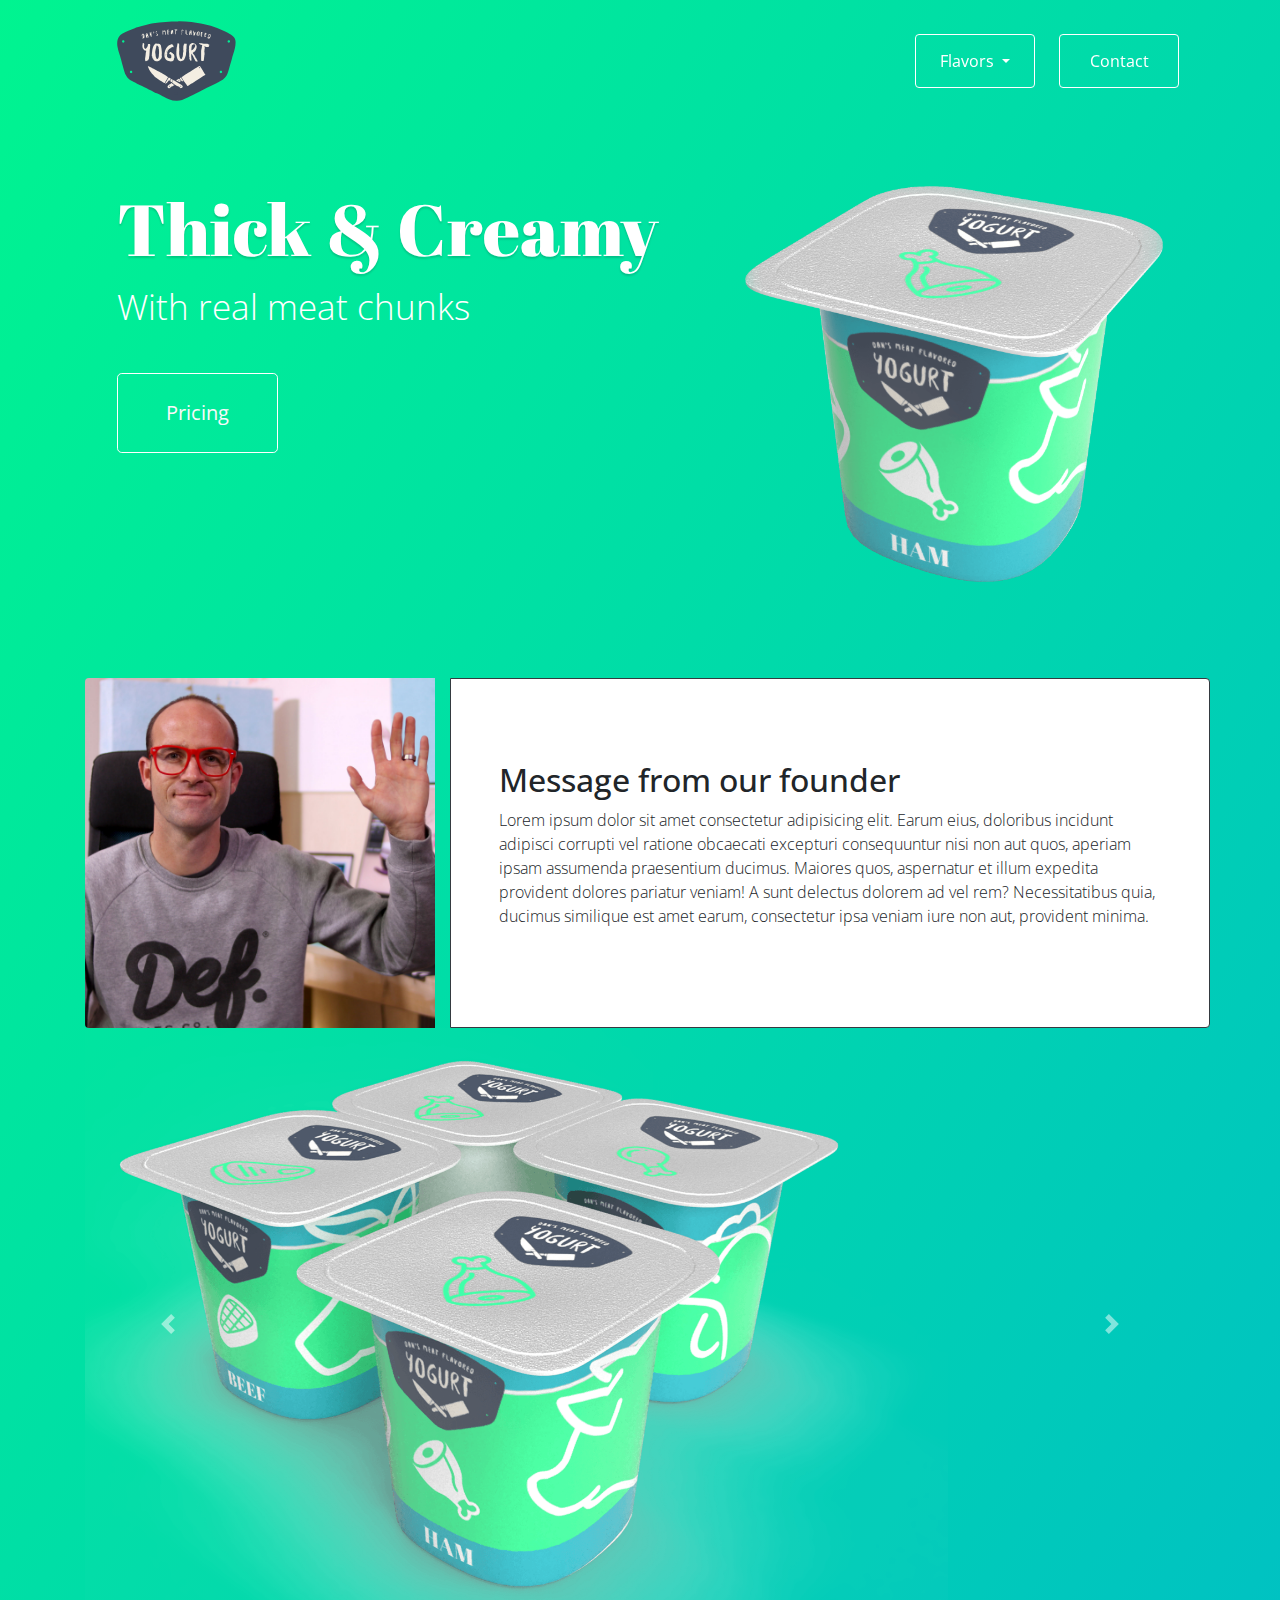
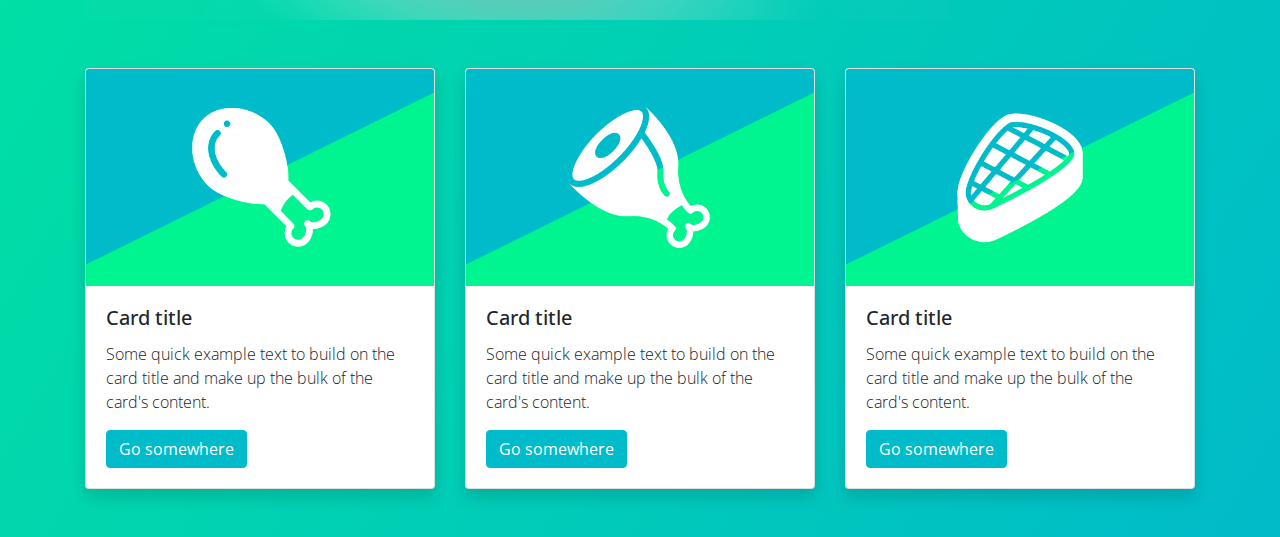
<file: bootstrap/index.html>
<!DOCTYPE html>
<html lang="en">
<head>
    
    <meta charset="UTF-8">
    <meta name="viewport" content="width=device-width, initial-scale=1.0, shrink-to-fit=no">
    <title>Responsive Design with Bootstrap</title>

    <!-- fonts from google -->
    <link href="https://fonts.googleapis.com/css2?family=Abril+Fatface&family=Open+Sans:wght@300&display=swap" rel="stylesheet">

    <!--bootstrap css-->
    <link rel="stylesheet" href="https://stackpath.bootstrapcdn.com/bootstrap/4.5.2/css/bootstrap.min.css" integrity="sha384-JcKb8q3iqJ61gNV9KGb8thSsNjpSL0n8PARn9HuZOnIxN0hoP+VmmDGMN5t9UJ0Z" crossorigin="anonymous">
    <link rel="stylesheet" href="style.css">

</head>

<body>

    <div class="container">
    <!-- Navigation -->
    <nav class="navbar navbar-expand-lg navbar-dark sticky-top">
  
      <nav class="navbar navbar-light">
        <a class="navbar-brand" href="index.html">
          <img src="images/logo-dans-meat-yogurt.svg" width="auto" height="80" alt="Dan's meat yoghurt ">
        </a>
      </nav>

        <button class="navbar-toggler" type="button" data-toggle="collapse" data-target="#navbarSupportedContent" aria-controls="navbarSupportedContent" aria-expanded="false" aria-label="Toggle navigation">
          <span class="navbar-toggler-icon"></span>
        </button>

     
        <div class="collapse navbar-collapse" id="navbarSupportedContent" >
          <ul class="navbar-nav ml-auto float-right">
   <!-- Button dropdown -->
            <li class="nav-item dropdown btn btn-outline-light mr-4" style="width:120px">
              <a class="nav-link dropdown-toggle text-white" href="#" id="navbarDropdown" role="button" data-toggle="dropdown" aria-haspopup="true" aria-expanded="false" >
                Flavors
              </a>
              <div class="dropdown-menu" aria-labelledby="navbarDropdown">
                <a class="dropdown-item" href="#">Ham</a>
                <a class="dropdown-item" href="#">Beef</a>
                <!-- <div class="dropdown-divider"></div> -->
                <a class="dropdown-item" href="#">Chicken</a>
                <a class="dropdown-item" href="#">Fish</a>
              </div>
            </li>
   <!-- Button normal -->
            <li class="nav-item btn btn-outline-light" style="width:120px">
              <a class="nav-link  text-white" href="#">Contact</a>
            </li>

          </ul>
        </div>
    </nav>

      <!-- jumbotron -->
      <div class="jumbotron">

        <div class="row">
          <div class="col12 col-md-7 text-center text-md-left">
            <h1 class="display-3 text-white drop-shadow">Thick & Creamy</h1>
            <p class="lead">With real meat chunks</p>
                <a class="btn btn-outline-light btn-lg mt-4 px-5 py-4 mb-5 mb-md-0" href="#" role="button">Pricing</a>
          </div>
          <div class="col-12 col-md-5">
            <img class="img-fluid" src="images/hero1.png" alt="" >
          </div>
        </div>

      </div>

      <!-- Founder's message -->
      <div class="row">
        <div class="col-12 col-md-4">
          <img src="images/headshot-dan.jpg" class="img-fluid border border-0 rounded-left" alt="Daniel Walter - Meat Yogurt Founder">
        </div>
        <div class="col-12 col-md-8 bg-white p-5 d-flex align-items-center border border-dark rounded-right border-lg">
          <section>
            <h2>Message from our founder</h2>
            <p>Lorem ipsum dolor sit amet consectetur adipisicing elit. Earum eius, doloribus incidunt adipisci corrupti vel ratione obcaecati excepturi consequuntur nisi non aut quos, aperiam ipsam assumenda praesentium ducimus. Maiores quos, aspernatur et illum expedita provident dolores pariatur veniam! A sunt delectus dolorem ad vel rem? Necessitatibus quia, ducimus similique est amet earum, consectetur ipsa veniam iure non aut, provident minima.</p>
          </section>
        </div>
      </div>

      <!-- carousel -->
      <div id="carouselExampleControls" class="carousel slide carousel-fade d-none d-md-block" data-ride="carousel">
        <div class="carousel-inner">
          <div class="carousel-item active" data-interval="100000">
            <img src="images/yogurt-1.png" class="d-block w-100" alt="...">
          </div>
          <div class="carousel-item" data-interval="10000">
            <img src="images/yogurt-2.png" class="d-block w-100" alt="...">
          </div>
          <div class="carousel-item" data-interval="10000">
            <img src="images/yogurt-3.png" class="d-block w-100" alt="...">
          </div>
        </div>
        <a class="carousel-control-prev" href="#carouselExampleControls" role="button" data-slide="prev">
          <span class="carousel-control-prev-icon" aria-hidden="true"></span>
          <span class="sr-only">Previous</span>
        </a>
        <a class="carousel-control-next" href="#carouselExampleControls" role="button" data-slide="next">
          <span class="carousel-control-next-icon" aria-hidden="true"></span>
          <span class="sr-only">Next</span>
        </a>
      </div>

      <!-- cards -->
      <div class="card-deck my-5">
        <div class="card shadow" style="width: 18rem;">
          <img src="images/product1.png" class="card-img-top" alt="...">
          <div class="card-body">
            <h5 class="card-title">Card title</h5>
            <p class="card-text">Some quick example text to build on the card title and make up the bulk of the card's content.</p>
            <a href="#" class="btn btn-primary stretched-link">Go somewhere</a>
          </div>
        </div>
        <div class="card shadow" style="width: 18rem;">
          <img src="images/product2.png" class="card-img-top" alt="...">
          <div class="card-body">
            <h5 class="card-title">Card title</h5>
            <p class="card-text">Some quick example text to build on the card title and make up the bulk of the card's content.</p>
            <a href="#" class="btn btn-primary stretched-link">Go somewhere</a>
          </div>
        </div>
        <div class="card shadow" style="width: 18rem;">
          <img src="images/product3.png" class="card-img-top" alt="...">
          <div class="card-body">
            <h5 class="card-title">Card title</h5>
            <p class="card-text">Some quick example text to build on the card title and make up the bulk of the card's content.</p>
            <a href="#" class="btn btn-primary stretched-link">Go somewhere</a>
          </div>
        </div>
      </div>

    </div>

    <!-- bootstrap js -->
    <script src="https://code.jquery.com/jquery-3.5.1.slim.min.js" integrity="sha384-DfXdz2htPH0lsSSs5nCTpuj/zy4C+OGpamoFVy38MVBnE+IbbVYUew+OrCXaRkfj" crossorigin="anonymous"></script>

    <script src="https://cdn.jsdelivr.net/npm/popper.js@1.16.1/dist/umd/popper.min.js" integrity="sha384-9/reFTGAW83EW2RDu2S0VKaIzap3H66lZH81PoYlFhbGU+6BZp6G7niu735Sk7lN" crossorigin="anonymous"></script>

    <script src="https://stackpath.bootstrapcdn.com/bootstrap/4.5.2/js/bootstrap.min.js" integrity="sha384-B4gt1jrGC7Jh4AgTPSdUtOBvfO8shuf57BaghqFfPlYxofvL8/KUEfYiJOMMV+rV" crossorigin="anonymous"></script>
    <!-- <script src="scripts.js"></script> -->
</body>
</html>
</file>
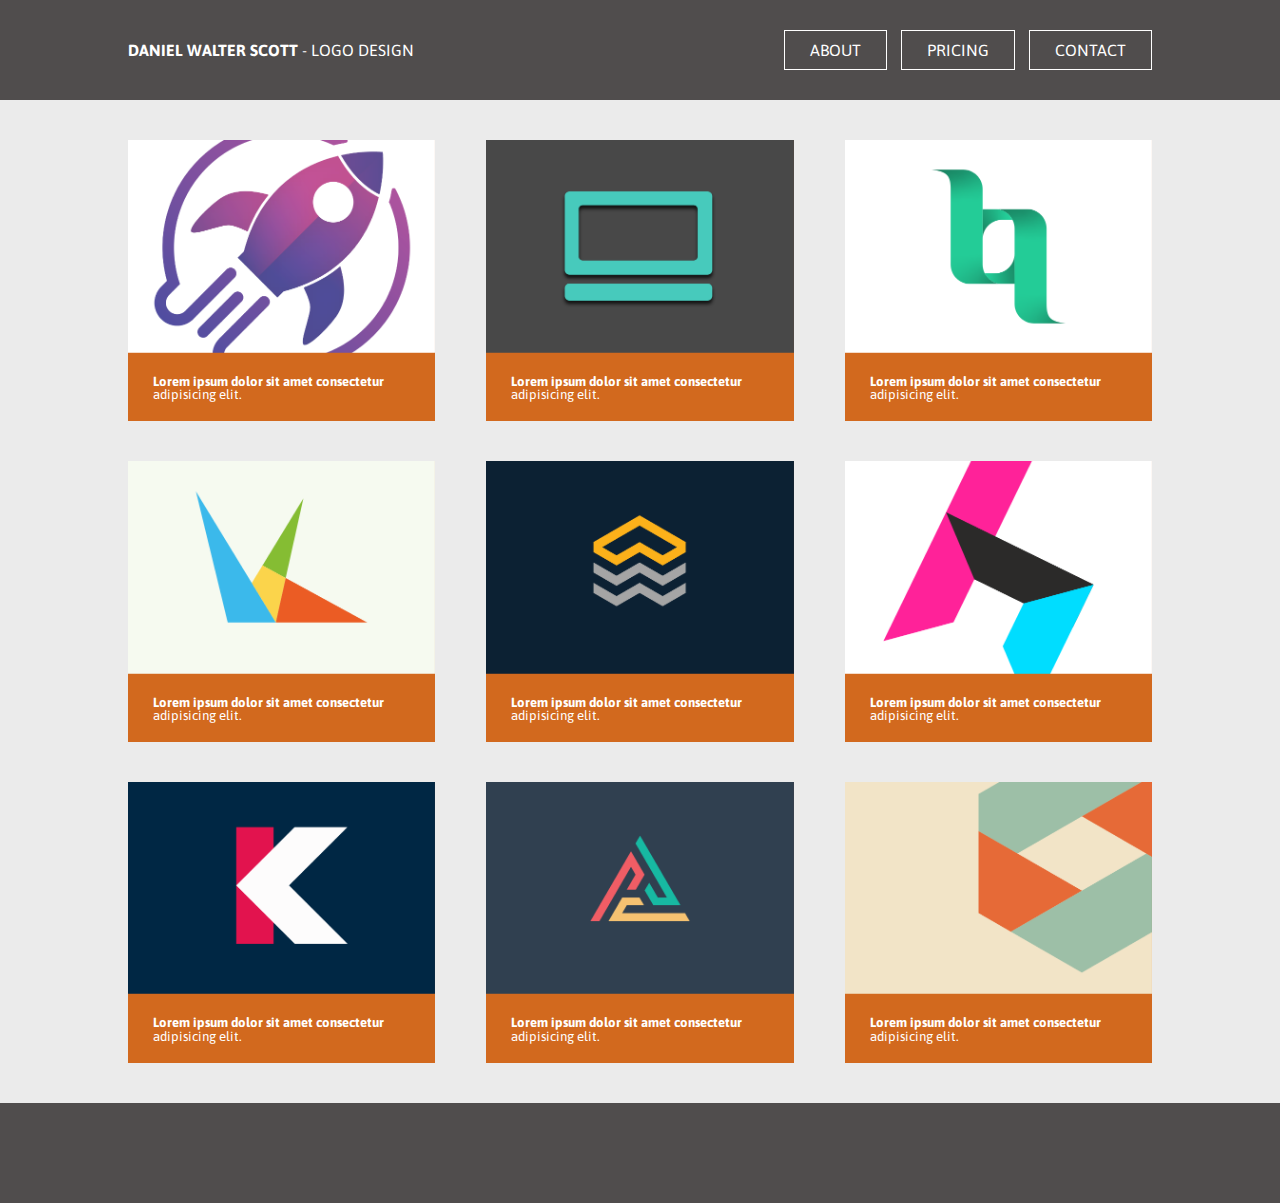
<file: cards/index.html>
<!DOCTYPE html>
<html lang="en">
<head>
    <meta charset="UTF-8">
    <meta name="viewport" content="width=device-width, initial-scale=1.0">
    <title>Responsive Card Layout</title>
    <link rel="stylesheet" href="reset.css">
    <link rel="stylesheet" href="style.css">
    <link href="https://fonts.googleapis.com/css2?family=Asap:wght@400;700&display=swap" rel="stylesheet">
</head>
<body>
    <div class="header-container">
        <div class="header">
            <div class="logo"><span class="highlight">DANIEL WALTER SCOTT </span> - LOGO DESIGN</div>
            <div class="nav">
                <a href="#" class="mybutton">ABOUT</a>
                <a href="#" class="mybutton">PRICING</a>
                <a href="#" class="mybutton">CONTACT</a>
            </div>

            <div class="mob-wrapper">
                <img src="images/icon-burger-menu.svg" alt="" style="width: 40px;" class="burgermenu">
                <div class="mob-nav">
                    <a href="#" class="navbutton">ABOUT</a>
                    <a href="#" class="navbutton">PRICING</a>
                    <a href="#" class="navbutton">CONTACT</a>
                </div>
            </div>
        </div>
    </div>
    <div class="container">
        <div class="col"><img src="images/image1@2x.png" alt=""><p>Lorem ipsum dolor sit amet consectetur adipisicing elit.</p></div>
        <div class="col"><img src="images/image2@2x.png" alt=""><p>Lorem ipsum dolor sit amet consectetur adipisicing elit.</p></div>
        <div class="col"><img src="images/image3@2x.png" alt=""><p>Lorem ipsum dolor sit amet consectetur adipisicing elit.</p></div>
        <div class="col"><img src="images/image4@2x.png" alt=""><p>Lorem ipsum dolor sit amet consectetur adipisicing elit.</p></div>
        <div class="col"><img src="images/image5@2x.png" alt=""><p>Lorem ipsum dolor sit amet consectetur adipisicing elit.</p></div>
        <div class="col"><img src="images/image6@2x.png" alt=""><p>Lorem ipsum dolor sit amet consectetur adipisicing elit.</p></div>
        <div class="col"><img src="images/image7@2x.png" alt=""><p>Lorem ipsum dolor sit amet consectetur adipisicing elit.</p></div>
        <div class="col"><img src="images/image8@2x.png" alt=""><p>Lorem ipsum dolor sit amet consectetur adipisicing elit.</p></div>
        <div class="col"><img src="images/image9@2x.png" alt=""><p>Lorem ipsum dolor sit amet consectetur adipisicing elit.</p></div>
        <div class="col hide-desktop-only"><img src="images/image10@2x.png" alt=""></div>
    </div>

    <div class="footer-container">
        <div class="footer"></div>
    </div>
    <script
    src="https://code.jquery.com/jquery-3.5.1.slim.min.js"
    integrity="sha256-4+XzXVhsDmqanXGHaHvgh1gMQKX40OUvDEBTu8JcmNs="
    crossorigin="anonymous"></script>
    <script src="scripts.js"></script>
</body>
</html>
</file>
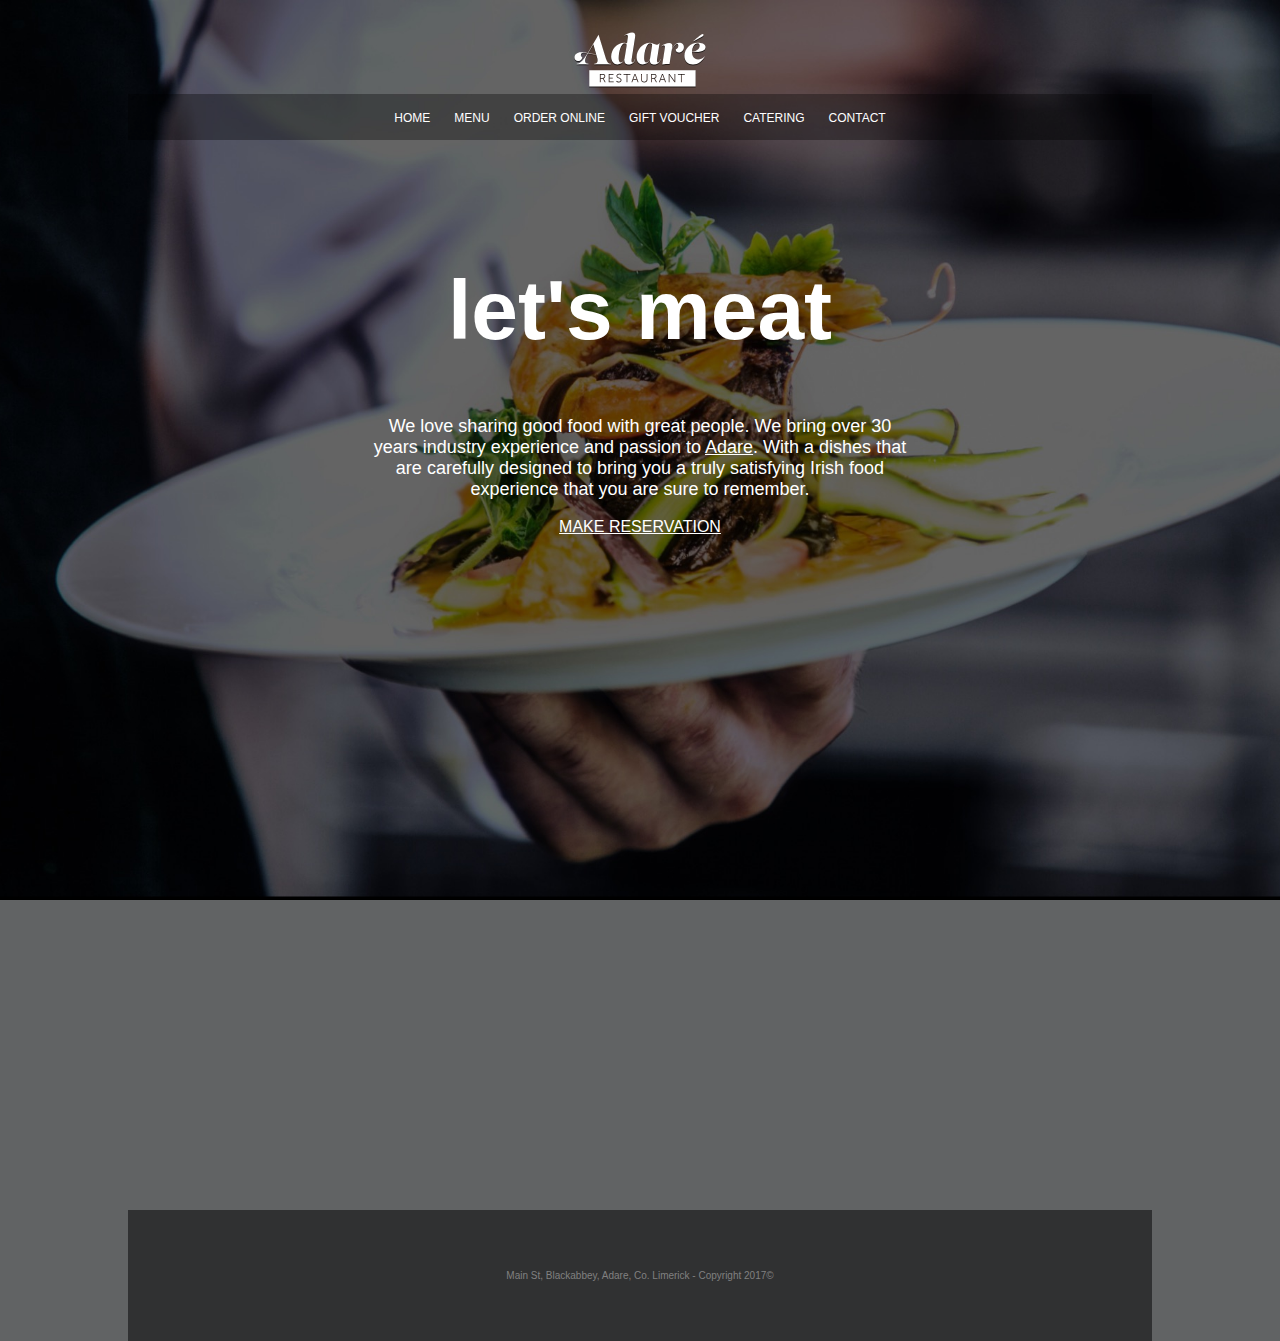
<file: restaurant/index.html>
<!DOCTYPE html>
<html lang="en">
<head>
    <meta charset="UTF-8">
    <meta name="viewport" content="width=device-width, initial-scale=1.0">
    <title>HTML5, CSS Basics</title>
    <link rel="stylesheet" href="style.css">
</head>
<body>
<div class="container">
    <header>
        <img src="images/logo-adare-restaurant.png" alt="Logo of Adare Restaurant">
        <nav>
            <a href="#">HOME</a>
            <a href="#">MENU</a>
            <a href="#">ORDER ONLINE</a>
            <a href="#">GIFT VOUCHER</a>
            <a href="#">CATERING</a>
            <a href="#">CONTACT</a>
        </nav>
    </header>
    <main>
        <h1>let's meat</h1>
        <p>We love sharing good food with great people. We bring over 30 years industry experience and passion to <a href="#">Adare</a>. With a dishes that are carefully designed to bring you a truly satisfying Irish food experience that you are sure to remember.</p>
        <a href="mailto:praveen.t.o@gmail.com?Subject=Reservation">MAKE RESERVATION</a>

      </main>
      <section class="maps">
        <iframe src="https://www.google.com/maps/embed?pb=!1m18!1m12!1m3!1d51970.27249616726!2d138.7085363683291!3d35.50076608832783!2m3!1f0!2f0!3f0!3m2!1i1024!2i768!4f13.1!3m3!1m2!1s0x60196082b7322431%3A0x7dbea29f223111b!2z5rKz5Y-j5rmW6aeF!5e0!3m2!1sen!2sjp!4v1596667783831!5m2!1sen!2sjp" width="1024" height="500" frameborder="0" style="border:0;" allowfullscreen="" aria-hidden="false" tabindex="0"></iframe>
     
      </section>
    <footer>
        <p>Main St, Blackabbey, Adare, Co. Limerick - Copyright 2017©</p>
    </footer>
</div>
</body>
</html>
</file>
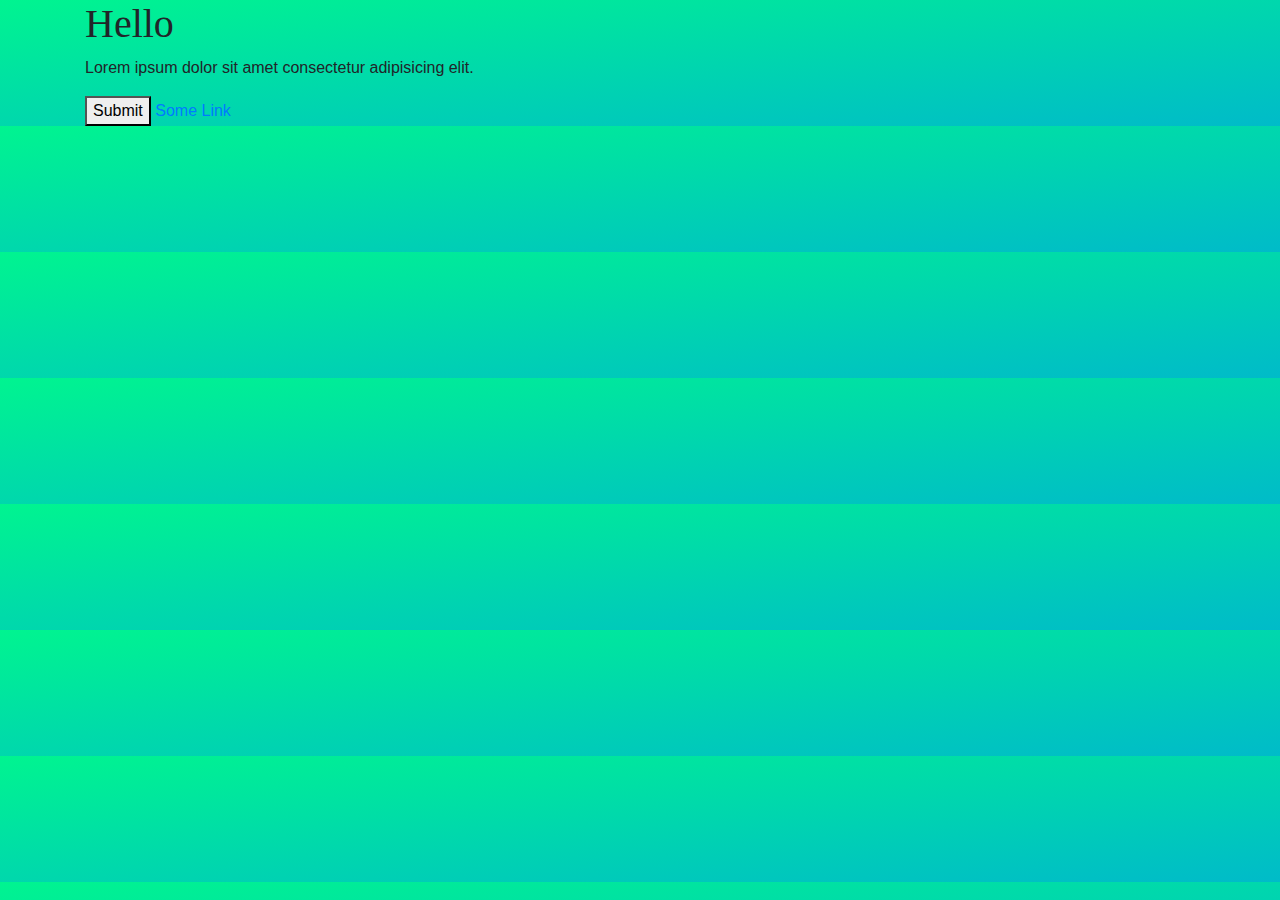
<file: bootstrap/styles.demo.html>
<!DOCTYPE html>
<html lang="en">
<head>
    <meta charset="UTF-8">
    <meta name="viewport" content="width=device-width, initial-scale=1.0, shrink-to-fit=no">
    <title>Document</title>
    <!--bootstrap css-->
    <link rel="stylesheet" href="https://stackpath.bootstrapcdn.com/bootstrap/4.5.2/css/bootstrap.min.css" integrity="sha384-JcKb8q3iqJ61gNV9KGb8thSsNjpSL0n8PARn9HuZOnIxN0hoP+VmmDGMN5t9UJ0Z" crossorigin="anonymous">
    <link rel="stylesheet" href="style.css">

</head>
<body>

    <div class="container">
    
        <h1>Hello</h1>
        <p>Lorem ipsum dolor sit amet consectetur adipisicing elit.
        </p>
        <button>Submit</button>
        <a href="">Some Link</a>



    </div>

    <!-- bootstrap js -->
    <script src="https://code.jquery.com/jquery-3.5.1.slim.min.js" integrity="sha384-DfXdz2htPH0lsSSs5nCTpuj/zy4C+OGpamoFVy38MVBnE+IbbVYUew+OrCXaRkfj" crossorigin="anonymous"></script>
    <script src="https://cdn.jsdelivr.net/npm/popper.js@1.16.1/dist/umd/popper.min.js" integrity="sha384-9/reFTGAW83EW2RDu2S0VKaIzap3H66lZH81PoYlFhbGU+6BZp6G7niu735Sk7lN" crossorigin="anonymous"></script>
    <script src="https://stackpath.bootstrapcdn.com/bootstrap/4.5.2/js/bootstrap.min.js" integrity="sha384-B4gt1jrGC7Jh4AgTPSdUtOBvfO8shuf57BaghqFfPlYxofvL8/KUEfYiJOMMV+rV" crossorigin="anonymous"></script>
    <!-- <script src="scripts.js"></script> -->
</body>
</html>
</file>
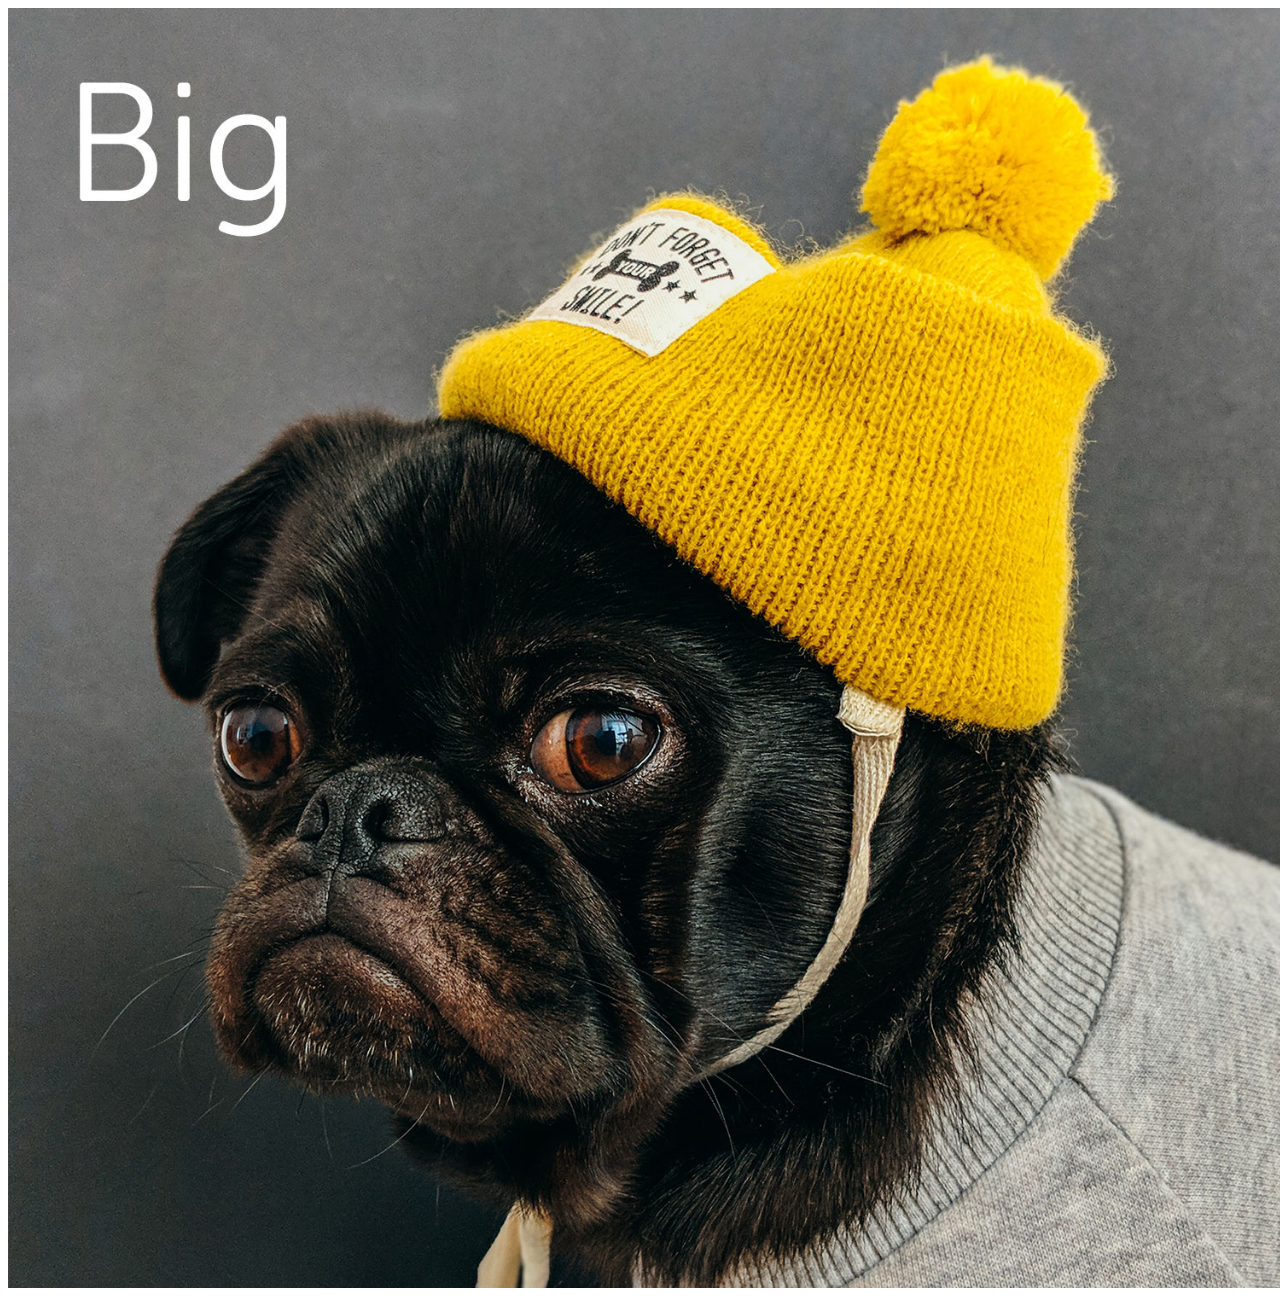
<file: cards/srcset-example.html>
<!DOCTYPE html>
<html lang="en">
<head>
    <meta charset="UTF-8">
    <meta name="viewport" content="width=device-width, initial-scale=1.0">
    <title>Document</title>
</head>
<body>
    <!-- <img src="" alt="" sizes="" srcset=""> -->
    <img src="images/pug/pug-charles-unsplash-small.jpg" alt="" srcset="images/pug/pug-charles-unsplash-small.jpg 500w, images/pug/pug-charles-unsplash-medium.jpg 1000w, images/pug/pug-charles-unsplash-big.jpg 1500w">

</body>
</html>
</file>
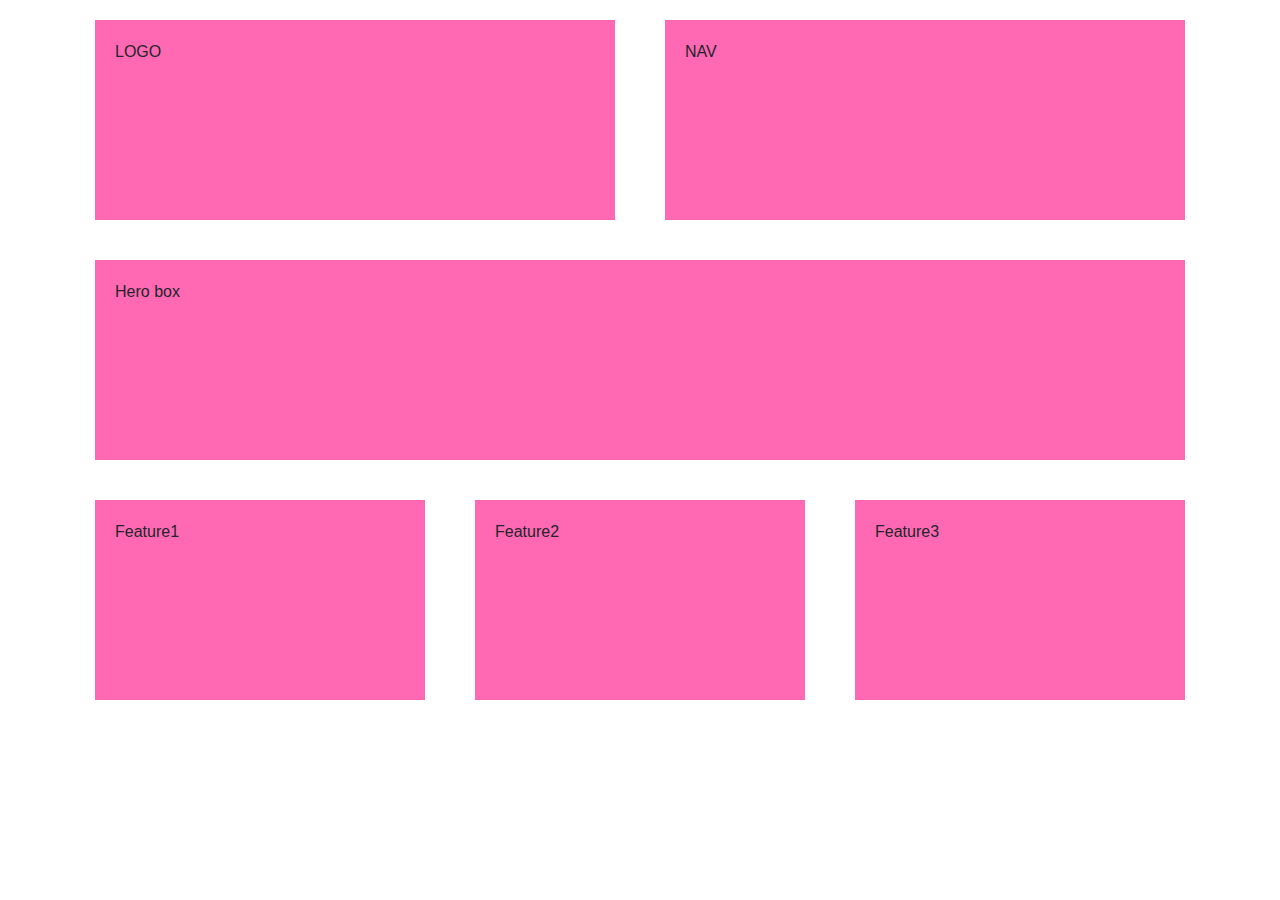
<file: bootstrap/layoutex/layout-ex2.html>
<!DOCTYPE html>
<html lang="en">
<head>
    <meta charset="UTF-8">
    <meta name="viewport" content="width=device-width, initial-scale=1.0, shrink-to-fit=no">
    <title>Document</title>
    <link href="https://fonts.googleapis.com/css2?family=Abril+Fatface&family=Open+Sans:wght@300&display=swap" rel="stylesheet">
    
    <!--bootstrap css-->
    <link rel="stylesheet" href="https://stackpath.bootstrapcdn.com/bootstrap/4.5.2/css/bootstrap.min.css" integrity="sha384-JcKb8q3iqJ61gNV9KGb8thSsNjpSL0n8PARn9HuZOnIxN0hoP+VmmDGMN5t9UJ0Z" crossorigin="anonymous">
    <style>
        .mybox {
            background-color: hotpink;
            min-height: 200px;
            margin: 20px 10px;
            padding: 20px;
        }
    </style>

</head>
<body>

    <div class="container">

        <div class="row">
            <div class="col">
                <div class="mybox">LOGO</div>
            </div>
            <div class="col">
                <div class="mybox">NAV</div>
            </div>
        </div>

        <div class="row">
            <div class="col">
                <div class="mybox">Hero box</div>
            </div>
        </div>

        <div class="row">
            <div class="col"><div class="mybox">Feature1</div></div>
            <div class="col"><div class="mybox">Feature2</div></div>
            <div class="col"><div class="mybox">Feature3</div></div>
        </div>


    </div>

    <!-- bootstrap js -->
    <script src="https://code.jquery.com/jquery-3.5.1.slim.min.js" integrity="sha384-DfXdz2htPH0lsSSs5nCTpuj/zy4C+OGpamoFVy38MVBnE+IbbVYUew+OrCXaRkfj" crossorigin="anonymous"></script>
    <script src="https://cdn.jsdelivr.net/npm/popper.js@1.16.1/dist/umd/popper.min.js" integrity="sha384-9/reFTGAW83EW2RDu2S0VKaIzap3H66lZH81PoYlFhbGU+6BZp6G7niu735Sk7lN" crossorigin="anonymous"></script>
    <script src="https://stackpath.bootstrapcdn.com/bootstrap/4.5.2/js/bootstrap.min.js" integrity="sha384-B4gt1jrGC7Jh4AgTPSdUtOBvfO8shuf57BaghqFfPlYxofvL8/KUEfYiJOMMV+rV" crossorigin="anonymous"></script>
    <!-- <script src="scripts.js"></script> -->
</body>
</html>
</file>
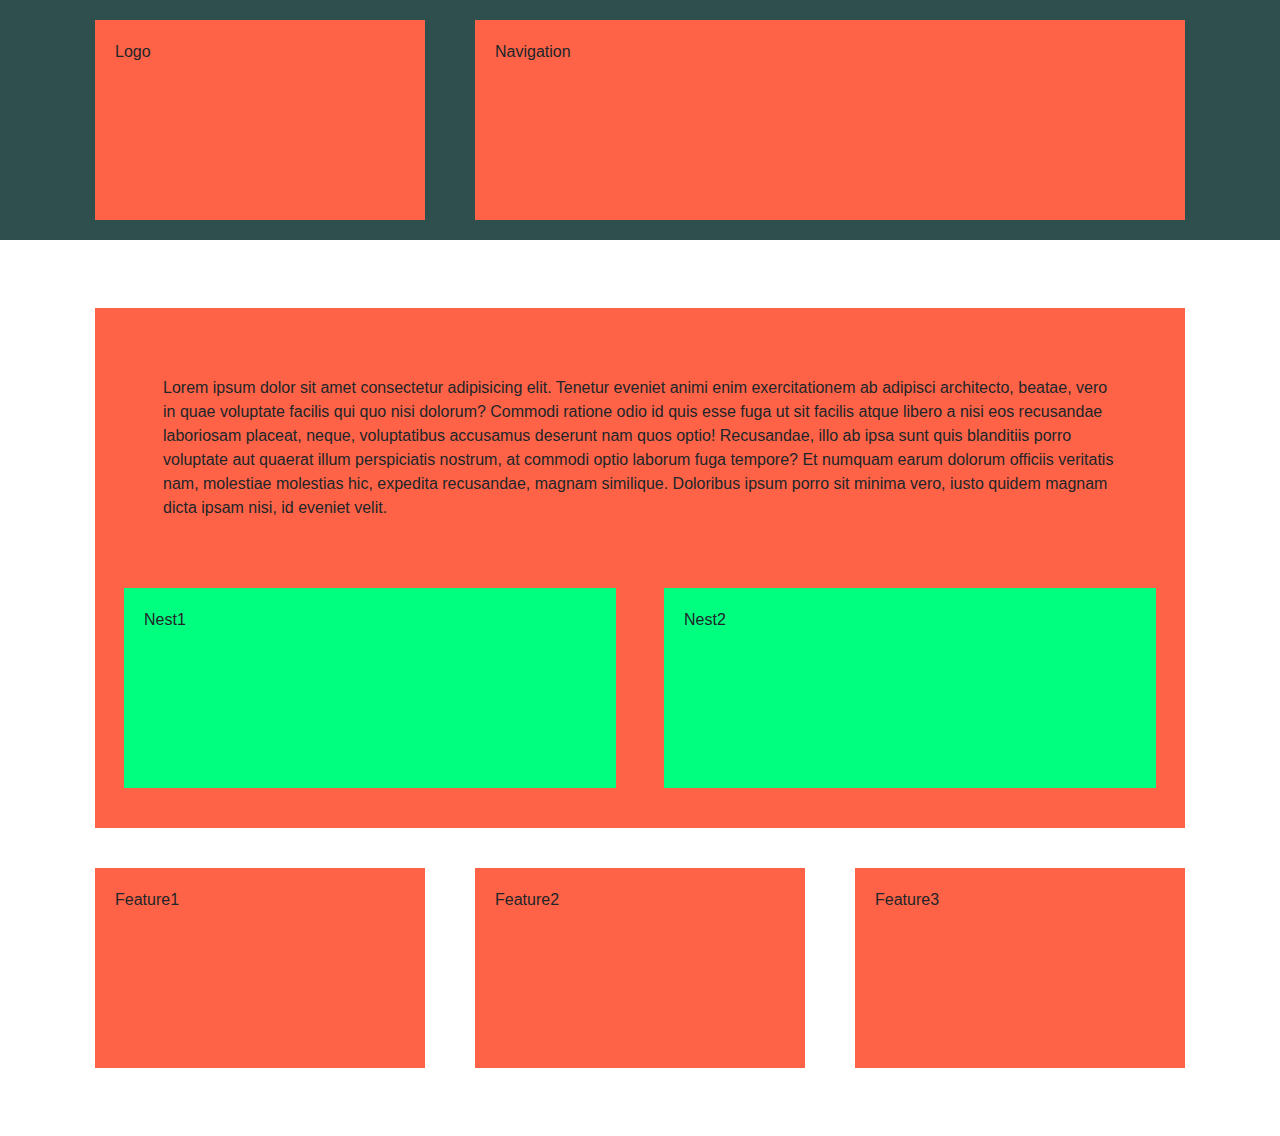
<file: bootstrap/layoutex/layout-ex3.html>
<!DOCTYPE html>
<html lang="en">
<head>
    <meta charset="UTF-8">
    <meta name="viewport" content="width=device-width, initial-scale=1.0, shrink-to-fit=no">
    <title>Document</title>
    <link href="https://fonts.googleapis.com/css2?family=Abril+Fatface&family=Open+Sans:wght@300&display=swap" rel="stylesheet">
    
    <!--bootstrap css-->
    <link rel="stylesheet" href="https://stackpath.bootstrapcdn.com/bootstrap/4.5.2/css/bootstrap.min.css" integrity="sha384-JcKb8q3iqJ61gNV9KGb8thSsNjpSL0n8PARn9HuZOnIxN0hoP+VmmDGMN5t9UJ0Z" crossorigin="anonymous">
    <style>
        .mybox1 {
            background-color: tomato;
            min-height: 200px;
            margin: 20px 10px;
            padding: 20px;
        }
        .mybox2 {
            background-color: springgreen;
            min-height: 200px;
            margin: 20px 10px;
            padding: 20px;
        }

        .mybg1 {
            background-color: darkslategray;
        }

    </style>

</head>
<body>

    <header class="container-fluid mybg1 mb-5">
       <div class="container">
           <nav class="row">
               <div class="col-4"><div class="mybox1">Logo</div></div>
               <div class="col"><div class="mybox1">Navigation</div></div>
           </nav>
       </div>
    </header>

    <main class="container">
        <div class="row">
            <div class="col">
                <div class="mybox1">
                    <p class="m-5">Lorem ipsum dolor sit amet consectetur adipisicing elit. Tenetur eveniet animi enim exercitationem ab adipisci architecto, beatae, vero in quae voluptate facilis qui quo nisi dolorum? Commodi ratione odio id quis esse fuga ut sit facilis atque libero a nisi eos recusandae laboriosam placeat, neque, voluptatibus accusamus deserunt nam quos optio! Recusandae, illo ab ipsa sunt quis blanditiis porro voluptate aut quaerat illum perspiciatis nostrum, at commodi optio laborum fuga tempore? Et numquam earum dolorum officiis veritatis nam, molestiae molestias hic, expedita recusandae, magnam similique. Doloribus ipsum porro sit minima vero, iusto quidem magnam dicta ipsam nisi, id eveniet velit.</p>

                    <div class="row">
                        <div class="col mybox2 mx-4">Nest1 </div>
                        <div class="col mybox2 mx-4">Nest2</div>
                    </div>

                </div>
            </div>
        </div>

        <div class="row mb-5">
            <div class="col">
                <div class="mybox1">Feature1</div>
            </div>
            <div class="col">
                <div class="mybox1">Feature2</div>
            </div>
            <div class="col">
                <div class="mybox1">Feature3</div>
            </div>
        </div>
    </main>

    <!-- bootstrap js -->
    <script src="https://code.jquery.com/jquery-3.5.1.slim.min.js" integrity="sha384-DfXdz2htPH0lsSSs5nCTpuj/zy4C+OGpamoFVy38MVBnE+IbbVYUew+OrCXaRkfj" crossorigin="anonymous"></script>
    <script src="https://cdn.jsdelivr.net/npm/popper.js@1.16.1/dist/umd/popper.min.js" integrity="sha384-9/reFTGAW83EW2RDu2S0VKaIzap3H66lZH81PoYlFhbGU+6BZp6G7niu735Sk7lN" crossorigin="anonymous"></script>
    <script src="https://stackpath.bootstrapcdn.com/bootstrap/4.5.2/js/bootstrap.min.js" integrity="sha384-B4gt1jrGC7Jh4AgTPSdUtOBvfO8shuf57BaghqFfPlYxofvL8/KUEfYiJOMMV+rV" crossorigin="anonymous"></script>
    <!-- <script src="scripts.js"></script> -->
</body>
</html>
</file>
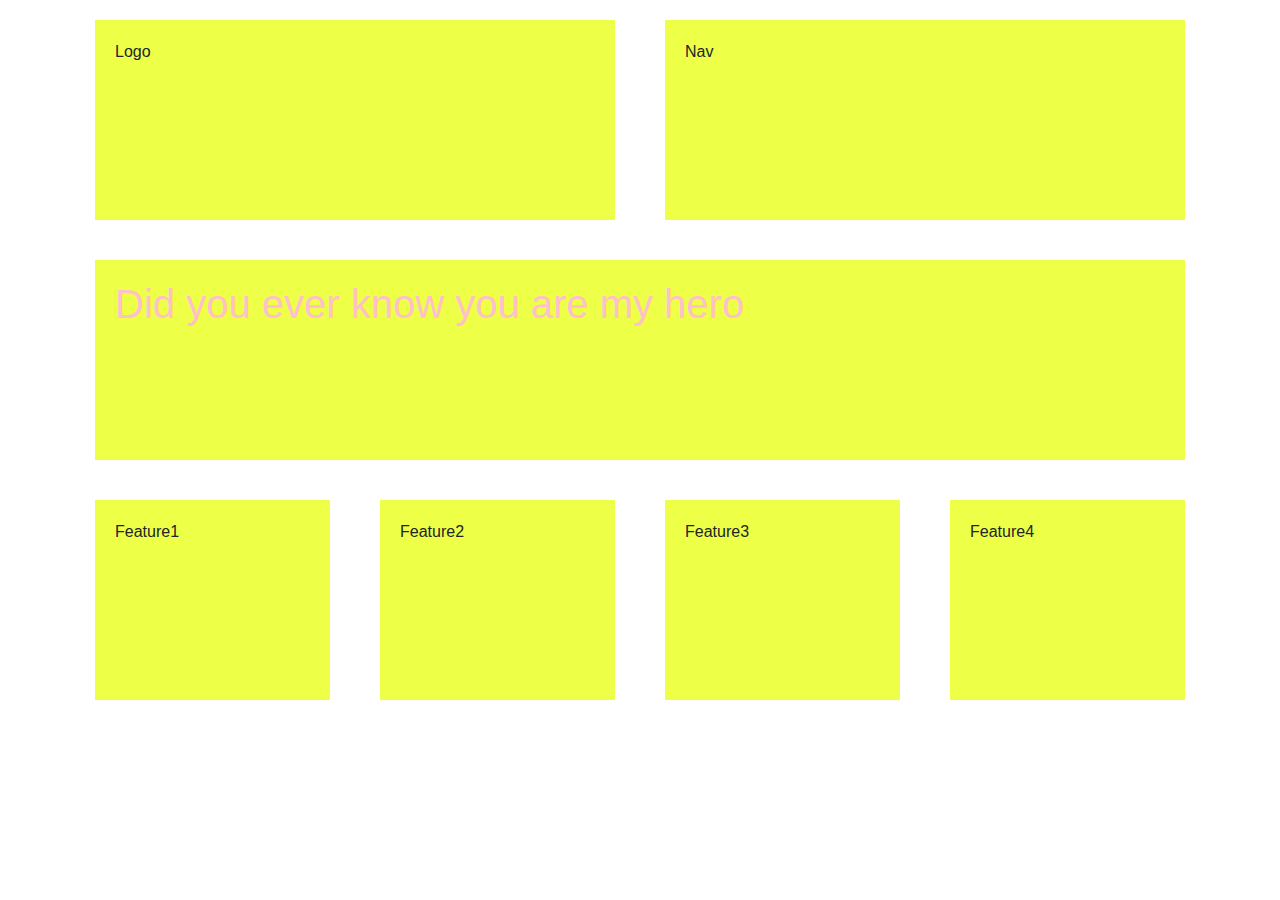
<file: bootstrap/layoutex/layout-ex4.html>
<!DOCTYPE html>
<html lang="en">
<head>
    <meta charset="UTF-8">
    <meta name="viewport" content="width=device-width, initial-scale=1.0, shrink-to-fit=no">
    <title>Document</title>
    <link href="https://fonts.googleapis.com/css2?family=Abril+Fatface&family=Open+Sans:wght@300&display=swap" rel="stylesheet">
    
    <!--bootstrap css-->
    <link rel="stylesheet" href="https://stackpath.bootstrapcdn.com/bootstrap/4.5.2/css/bootstrap.min.css" integrity="sha384-JcKb8q3iqJ61gNV9KGb8thSsNjpSL0n8PARn9HuZOnIxN0hoP+VmmDGMN5t9UJ0Z" crossorigin="anonymous">

    <link rel="stylesheet" href="layout-ex4.css">
 
</head>
<body>

    <header class="container">


        <div class="row">
            <div class="col-12 col-md-6">
                <div class="mybox1">Logo</div>
            </div>
            <nav class="col-12 col-md-6">
                <div class="mybox1">Nav</div>
            </nav>
        </div>

        <main class="row">
            <div class="col">
                <div class="mybox1"><h1>Did you ever know you are my hero</h1></div>
            </div>
        </main>  

        <div class="row">
            <div class="col-12 col-md-4 col-lg-3">
                <div class="mybox1">Feature1</div>
            </div>
            <div class="col-12 col-md-4 col-lg-3">
                <div class="mybox1">Feature2</div>
            </div>
            <div class="col-12 col-md-4 col-lg-3">
                <div class="mybox1">Feature3</div>
            </div>
            <div class="col-12 col-md-4 col-lg-3 d-md-none d-lg-block">
                <div class="mybox1">Feature4</div>
            </div>
        </div>

    </header>
 
    <!-- bootstrap js -->
    <script src="https://code.jquery.com/jquery-3.5.1.slim.min.js" integrity="sha384-DfXdz2htPH0lsSSs5nCTpuj/zy4C+OGpamoFVy38MVBnE+IbbVYUew+OrCXaRkfj" crossorigin="anonymous"></script>
    <script src="https://cdn.jsdelivr.net/npm/popper.js@1.16.1/dist/umd/popper.min.js" integrity="sha384-9/reFTGAW83EW2RDu2S0VKaIzap3H66lZH81PoYlFhbGU+6BZp6G7niu735Sk7lN" crossorigin="anonymous"></script>
    <script src="https://stackpath.bootstrapcdn.com/bootstrap/4.5.2/js/bootstrap.min.js" integrity="sha384-B4gt1jrGC7Jh4AgTPSdUtOBvfO8shuf57BaghqFfPlYxofvL8/KUEfYiJOMMV+rV" crossorigin="anonymous"></script>
    <!-- <script src="scripts.js"></script> -->
</body>
</html>
</file>
<file: bootstrap/style.css>
body {
    font-family: 'Open Sans', sans-serif;
    font-weight: 300;
    background-image: linear-gradient(to bottom right, #00F490, #00BBC9);
}

h1 {
    font-family: 'Abril Fatface', cursive;
    /* font-size: 4.3rem; */
}

.jumbotron {
    /* transperacy 0 will make it see through and take on the back ground color that is already set. Any color will do */
    background-color: rgba(255, 192, 203, 0); 
}

.drop-shadow {
    text-shadow: 0px 2px 2px rgba(0, 0, 0, 0.158);
}

.lead {
    color: white;
    font-size: 2.2rem;
}

.btn-outline-light {
    border-color: white;
}

.btn-outline-light:hover {
    background-color: rgba(255, 255, 255, 0.205);
}

.btn-primary {
    background-color: #00BBC9;
    border-color: #00BBC9;
}

.btn-primary:hover, btn-primary:visited {
    background-color: #40c9d3;;
}
</file>
<file: cards/style.css>
html {
    height: 100%;
}
body {
    font-family: 'Asap', sans-serif;
    background-color: #EBEBEB;
    color: white;
}

a {
    color: white;
    text-decoration: none;
}

.header-container {
    background-color: #504d4d;
    min-height: 100px;
    margin-bottom: 40px;

    /* to fix the header during scrolling. width is also required*/
    position: fixed;
    width: 100%;
   
}

.header {
    /* background-color: rgb(221, 208, 198); */
    min-height: 100px;
    max-width: 1024px;
    margin: 0 auto;
    display: flex;
    justify-content: space-between;
    align-items: center;
    padding: 0px 25px
}

.logo {
    /* color: white; */
}

.highlight {
    font-weight: 700;
}

.nav{
    /* display: inline; */
}

.mybutton {
    display: inline;
    border: 1px solid white;
    padding: 10px 25px;
    margin-left: 10px;
}


/* Desktop View, Global Styles */
.container {
    /* background-color: chocolate; */
    min-height: 500px;
    max-width: 1024px;
    margin: 0 auto;
    display: flex;
    flex-wrap: wrap;
    justify-content: space-between;
    
    /* so that it does not go under the header */
    padding-top: 140px;
}
 
.col {
    /* background-color: rgb(245, 220, 244);
    min-height: 200px; */
    width: 30%;
    margin-bottom: 40px;
    background-color: chocolate;
}

.col img{
    width: 100%;
    height: auto;
}

.hide-desktop-only {
    display: none;
}

.col p{
    /* color: white; */
    font-size: 0.825rem;
    padding: 20px 25px;
}

.col p::first-line {
    font-weight: 700;
}

.footer-container{
    min-height: 100px;
    margin-bottom: 40px;
    background-color: #504d4d;
}

.footer {
    min-height: 100px;
    max-width: 1024px;
    margin: 0 auto;
}

.mob-wrapper{
    display: none;
}

/* Tablet View */
@media (max-width: 768px) {
    .col {
        width: 45%
    }
    
    .hide-desktop-only {
        display: block;
    }

    .header-container {
        position: relative;
    }

    /* .header {
        display: block;
        text-align: center;
        padding-bottom: 25px;
    } */

    .logo{
        padding: 40px 0px;
    }

    .nav {
        display: none;
    }

    .nav a {
        display: block;
        margin: 0px;
    }

    .mybutton{
        display: block;
        /* width: 100%; */
        margin-left: 0px;
        padding: 10px 0px;
    }

    .container {
        padding-top: 0px;
    }

    .mob-wrapper{
        display: block;
        padding-right: 30px;
    }

    .mob-nav{
        display: none;
        position: absolute;
        padding-top: 10px;
    }

    .navbutton {
        display: block;
        background-color: coral;
        padding: 15px 30px;
        margin-left: -70px;
        text-align: center;
    }
}

/* Mobile View */
@media (max-width: 400px){
    .col {
        width: 100%
    }
}
</file>
<file: restaurant/style.css>
html{
    height: 100%;
}
body{
    background-color: #484a4bdc;
    background-image: url(images/background-adare-restaurant.jpg);
    background-size: cover;
    background-repeat: no-repeat;
    background-position: center;
}
.container{
    margin-left: auto;
    margin-right: auto;
    width: 1024px;
}

header{
    /* background-color: blue; */
    height: 118px;
    text-align: center;
}

nav {
    background-color: rgba(0, 0, 0, 0.338);
    /* height: 40px; */
    text-align: center;
    padding-top: 14px;
    padding-bottom: 14px;
}

main {
    /* background-color: orange; */
    height: 400px;
    text-align: center;
    padding-top: 80px;
    padding-left: 240px;
    padding-right: 240px;
}

footer {
    background-color: rgba(0, 0, 0, 0.50);
    padding-top: 50px;
    padding-bottom: 50px;
  }

h1{
    font-size: 84px;
    color: white;
    font-family: Arial, Helvetica, sans-serif;
}

p{
    font-size: 18px;
    color: white;
    font-family: Arial, Helvetica, sans-serif;
}

a {
    color: white;
    font-family: Arial, Helvetica, sans-serif;
    /* text-decoration: none; */
}

nav a {
    text-decoration: none;
    font-size: 12px;
    padding-left: 10px;
    padding-right: 10px;
}

footer p{
    font-size: 10px;
    color: gray;
    text-align: center;

}

.maps{
    padding-bottom: 100px;
}
</file>
<file: bootstrap/layoutex/layout-ex4.css>
/* 
 Extra small devices (portrait phones, less than 576px)
 No media query for `xs` since this is the default in Bootstrap */

.mybox1 {
    background-color: rgb(237, 255, 71);
    min-height: 200px;
    margin: 20px 10px;
    padding: 20px;
}

h1 {
    color: red;
}

/*  Small devices (landscape phones, 576px and up) */
@media (min-width: 576px) {
    h1 {
        color: blue;
    }
}

/* Medium devices (tablets, 768px and up) */
@media (min-width: 768px) {

}

/* Large devices (desktops, 992px and up) */
@media (min-width: 992px) { 
    h1 {
        color: pink;
       }
 }

/* Extra large devices (large desktops, 1200px and up) */
@media (min-width: 1200px) {  }
</file>
